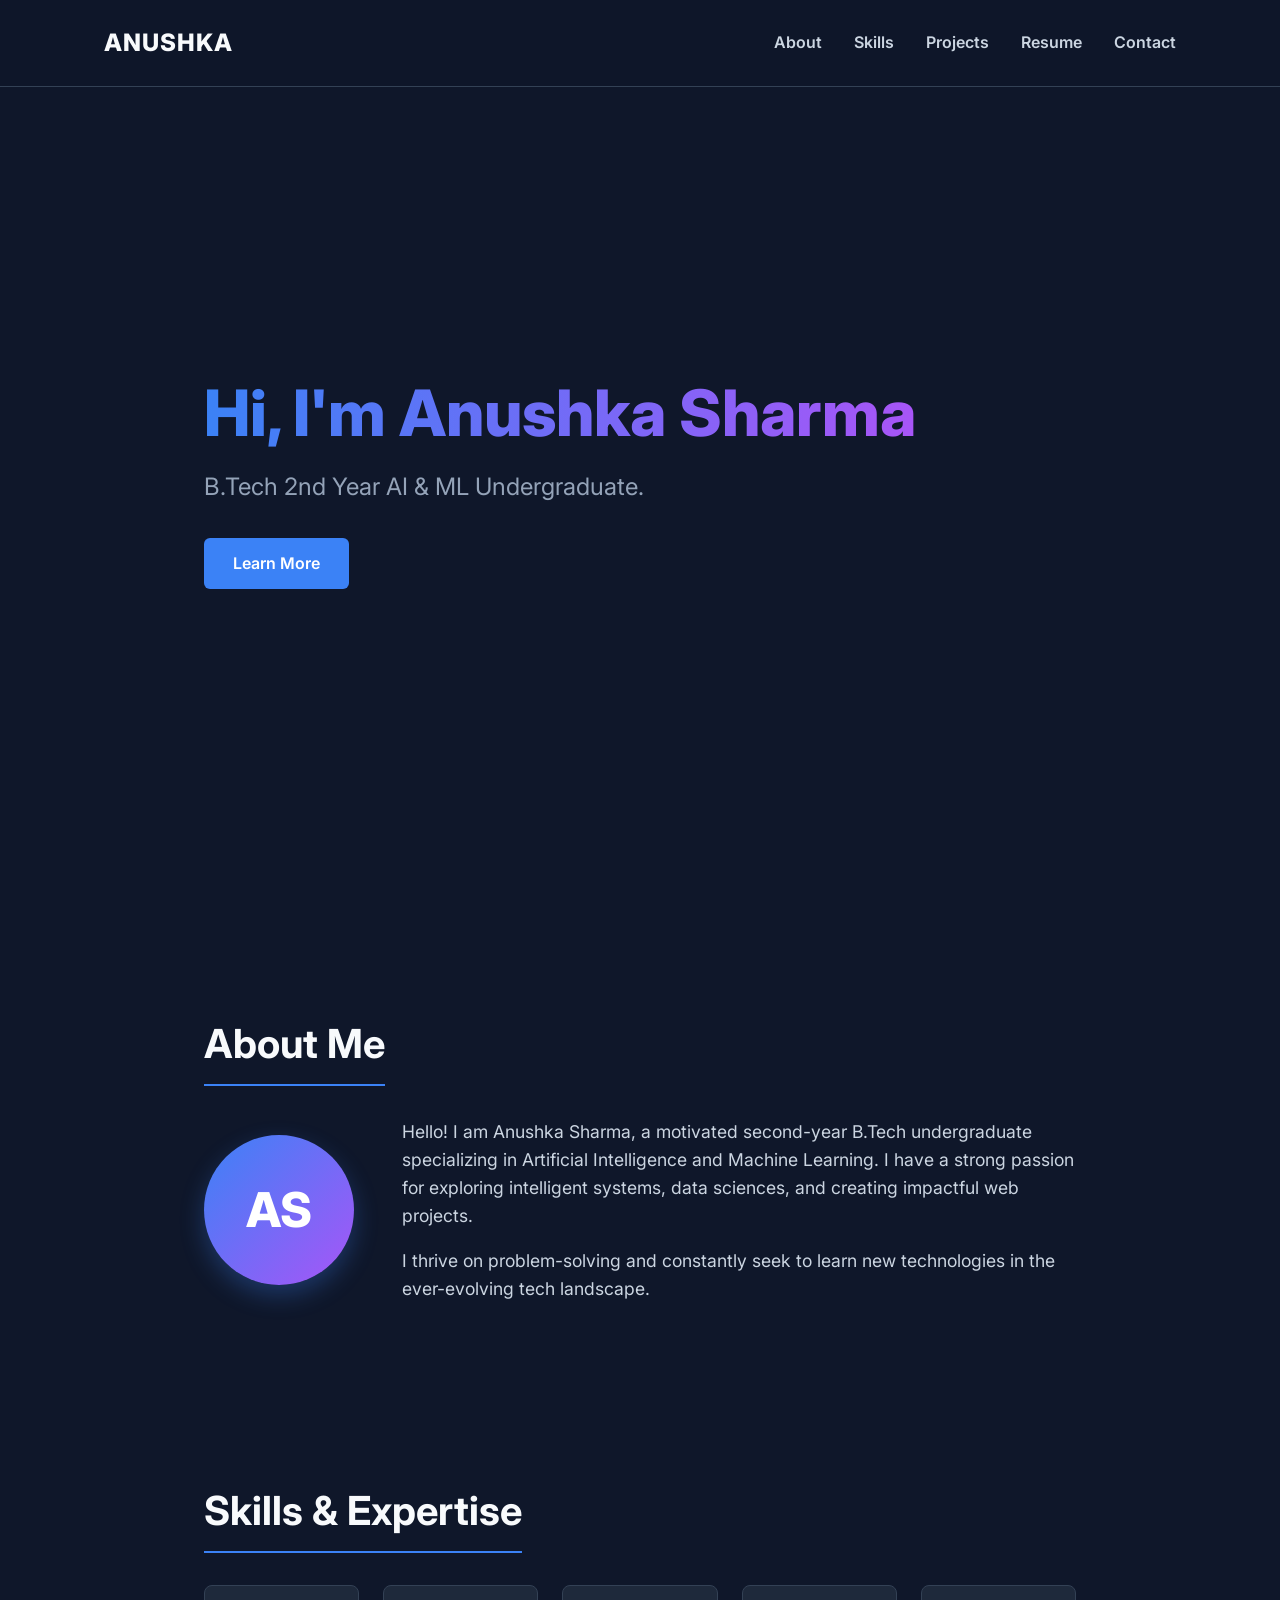
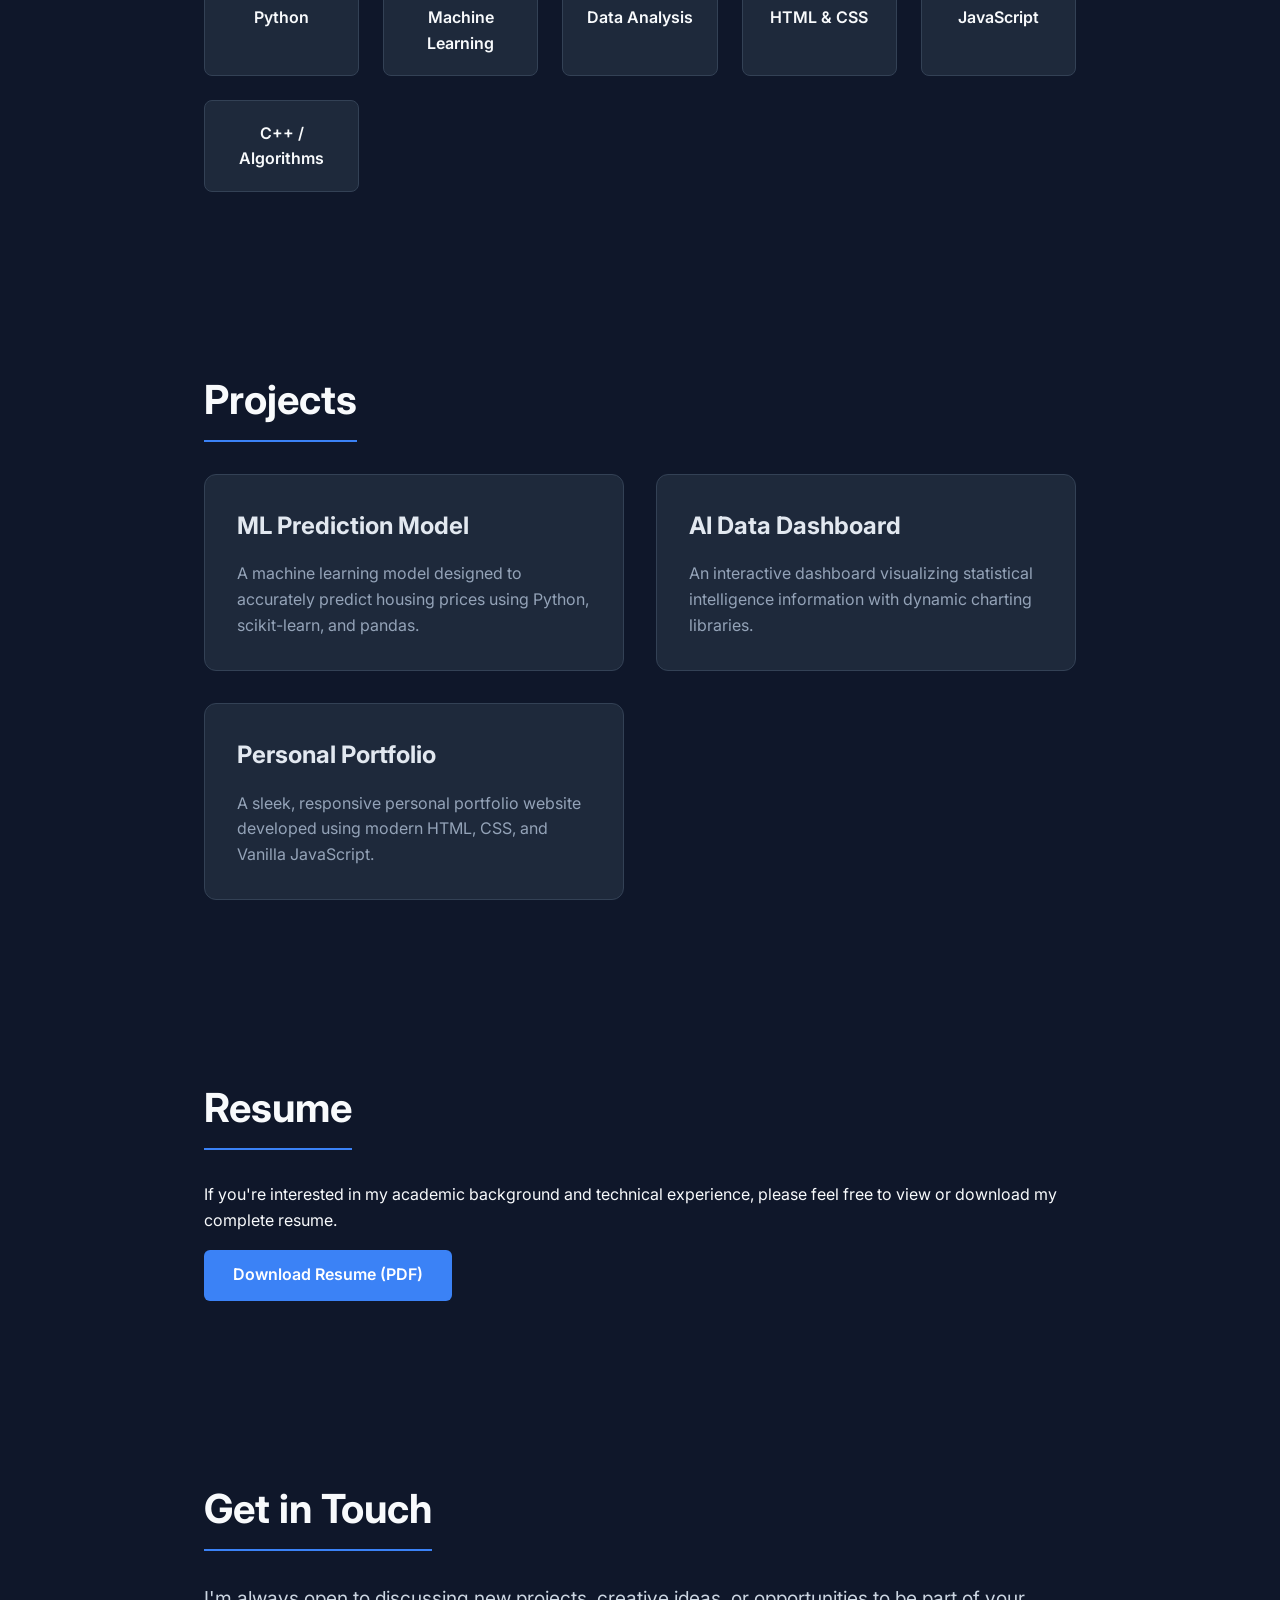
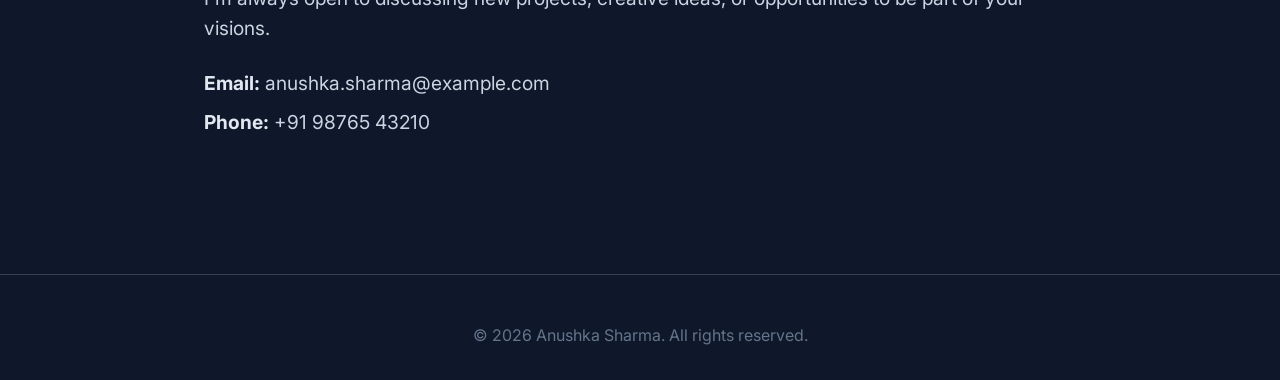
<file: project1/index.html>
<!DOCTYPE html>
<html lang="en">
<head>
    <meta charset="UTF-8">
    <meta name="viewport" content="width=device-width, initial-scale=1.0">
    <title>Anushka Sharma - Portfolio</title>
    <link rel="stylesheet" href="style.css">
    <link rel="preconnect" href="https://fonts.googleapis.com">
    <link rel="preconnect" href="https://fonts.gstatic.com" crossorigin>
    <link href="https://fonts.googleapis.com/css2?family=Inter:wght@300;400;600;800&display=swap" rel="stylesheet">
</head>
<body>
    <header>
        <nav>
            <div class="logo">Anushka</div>
            <ul class="nav-links">
                <li><a href="#about">About</a></li>
                <li><a href="#skills">Skills</a></li>
                <li><a href="#projects">Projects</a></li>
                <li><a href="#resume">Resume</a></li>
                <li><a href="#contact">Contact</a></li>
            </ul>
        </nav>
    </header>

    <main>
        <section id="hero">
            <h1>Hi, I'm Anushka Sharma</h1>
            <p>B.Tech 2nd Year AI & ML Undergraduate.</p>
            <a href="#about" class="btn" style="margin-top: 2rem;">Learn More</a>
        </section>

        <section id="about">
            <h2>About Me</h2>
            <div class="about-content">
                <div class="avatar-placeholder">AS</div>
                <div class="bio-text">
                    <p>Hello! I am Anushka Sharma, a motivated second-year B.Tech undergraduate specializing in Artificial Intelligence and Machine Learning. I have a strong passion for exploring intelligent systems, data sciences, and creating impactful web projects.</p>
                    <p style="margin-top: 1rem;">I thrive on problem-solving and constantly seek to learn new technologies in the ever-evolving tech landscape.</p>
                </div>
            </div>
        </section>

        <section id="skills">
            <h2>Skills & Expertise</h2>
            <div class="skills-grid">
                <div class="skill-card">Python</div>
                <div class="skill-card">Machine Learning</div>
                <div class="skill-card">Data Analysis</div>
                <div class="skill-card">HTML & CSS</div>
                <div class="skill-card">JavaScript</div>
                <div class="skill-card">C++ / Algorithms</div>
            </div>
        </section>

        <section id="projects">
            <h2>Projects</h2>
            <div class="projects-grid">
                <div class="project-card">
                    <h3>ML Prediction Model</h3>
                    <p>A machine learning model designed to accurately predict housing prices using Python, scikit-learn, and pandas.</p>
                </div>
                <div class="project-card">
                    <h3>AI Data Dashboard</h3>
                    <p>An interactive dashboard visualizing statistical intelligence information with dynamic charting libraries.</p>
                </div>
                <div class="project-card">
                    <h3>Personal Portfolio</h3>
                    <p>A sleek, responsive personal portfolio website developed using modern HTML, CSS, and Vanilla JavaScript.</p>
                </div>
            </div>
        </section>

        <section id="resume">
            <h2>Resume</h2>
            <p>If you're interested in my academic background and technical experience, please feel free to view or download my complete resume.</p>
            <a href="#" class="btn" onclick="alert('Resume PDF will be available soon!'); return false;">Download Resume (PDF)</a>
        </section>

        <section id="contact">
            <h2>Get in Touch</h2>
            <p>I'm always open to discussing new projects, creative ideas, or opportunities to be part of your visions.</p>
            <div style="margin-top: 1.5rem;">
                <p><strong>Email:</strong> anushka.sharma@example.com</p>
                <p><strong>Phone:</strong> +91 98765 43210</p>
            </div>
        </section>
    </main>

    <footer>
        <p>&copy; <span id="year"></span> Anushka Sharma. All rights reserved.</p>
    </footer>

    <script src="script.js"></script>
</body>
</html>
</file>
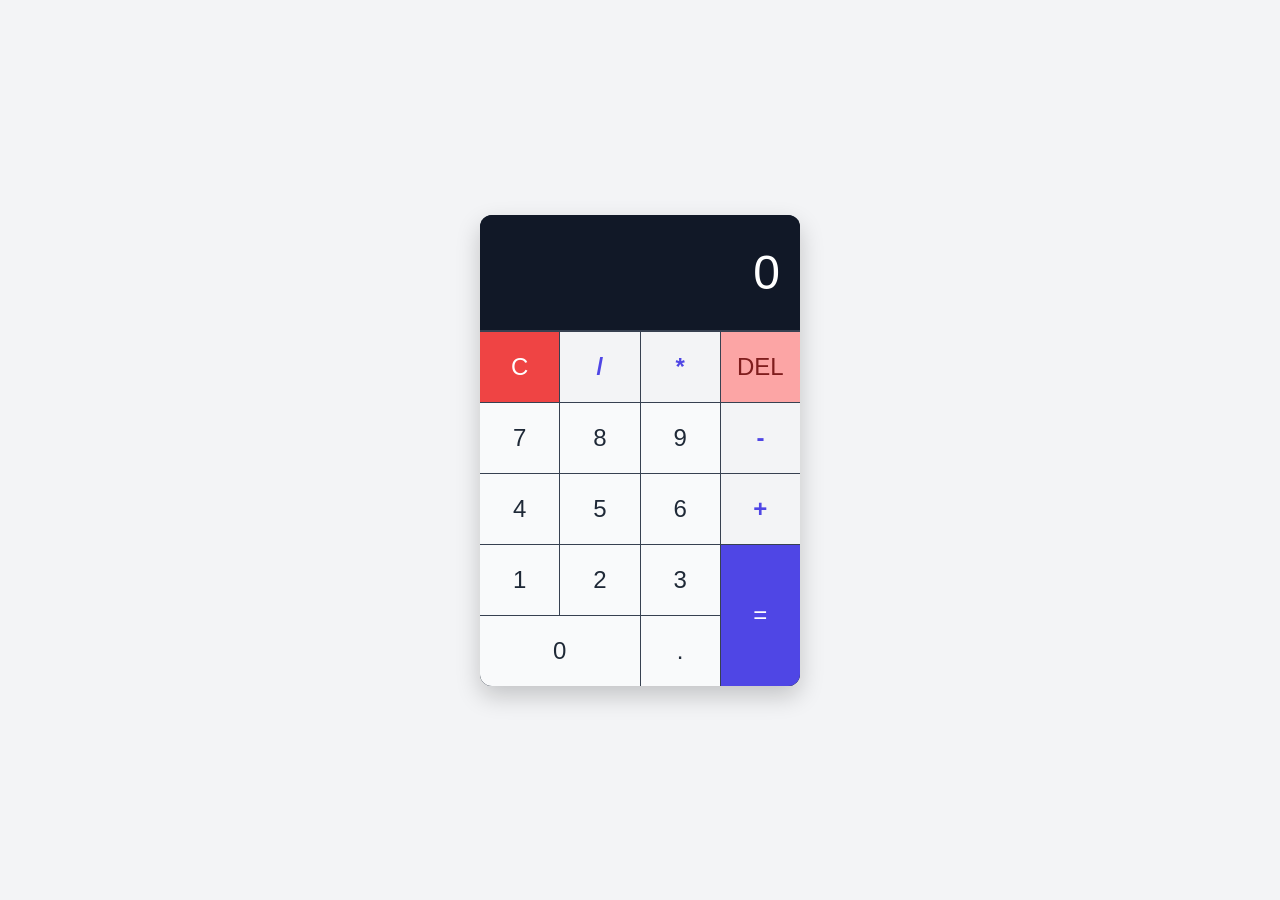
<file: project3/index.html>
<!DOCTYPE html>
<html lang="en">
<head>
    <meta charset="UTF-8">
    <meta name="viewport" content="width=device-width, initial-scale=1.0">
    <title>Basic Calculator</title>
    <link rel="stylesheet" href="style.css">
</head>
<body>
    <div class="calculator-container">
        <div class="calculator">
            <!-- Display screen -->
            <div class="display" id="display">0</div>
            
            <!-- Calculator buttons using CSS Grid -->
            <div class="buttons">
                <button class="btn clear" data-action="clear">C</button>
                <button class="btn operator" data-action="divide">/</button>
                <button class="btn operator" data-action="multiply">*</button>
                <button class="btn action" data-action="delete">DEL</button>

                <button class="btn number">7</button>
                <button class="btn number">8</button>
                <button class="btn number">9</button>
                <button class="btn operator" data-action="subtract">-</button>

                <button class="btn number">4</button>
                <button class="btn number">5</button>
                <button class="btn number">6</button>
                <button class="btn operator" data-action="add">+</button>

                <button class="btn number">1</button>
                <button class="btn number">2</button>
                <button class="btn number">3</button>
                <button class="btn equals" data-action="calculate">=</button>

                <button class="btn number zero">0</button>
                <button class="btn number">.</button>
            </div>
        </div>
    </div>

    <script src="script.js"></script>
</body>
</html>
</file>
<file: project1/style.css>
:root {
    --bg: #0f172a;
    --text: #f8fafc;
    --accent: #3b82f6;
    --card-bg: #1e293b;
    --border: #334155;
    --font: 'Inter', sans-serif;
}

* {
    margin: 0;
    padding: 0;
    box-sizing: border-box;
}

html {
    scroll-behavior: smooth;
}

body {
    background-color: var(--bg);
    color: var(--text);
    font-family: var(--font);
    line-height: 1.6;
}

/* Header */
header {
    position: fixed;
    top: 0;
    width: 100%;
    background: rgba(15, 23, 42, 0.85);
    backdrop-filter: blur(10px);
    border-bottom: 1px solid var(--border);
    z-index: 100;
}

nav {
    display: flex;
    justify-content: space-between;
    align-items: center;
    padding: 1.5rem 5%;
    max-width: 1200px;
    margin: auto;
}

.logo {
    font-size: 1.5rem;
    font-weight: 800;
    color: var(--text);
    text-transform: uppercase;
    letter-spacing: 1px;
}

.nav-links {
    list-style: none;
    display: flex;
    gap: 2rem;
}

.nav-links a {
    color: #cbd5e1;
    text-decoration: none;
    font-weight: 600;
    transition: color 0.3s;
}

.nav-links a:hover {
    color: var(--accent);
}

/* Sections */
section {
    padding: 7rem 5% 4rem;
    max-width: 1000px;
    margin: 0 auto;
}

section h2 {
    font-size: 2.5rem;
    margin-bottom: 2rem;
    color: var(--text);
    border-bottom: 2px solid var(--accent);
    display: inline-block;
    padding-bottom: 0.5rem;
}

/* Hero */
#hero {
    height: 100vh;
    display: flex;
    flex-direction: column;
    justify-content: center;
    align-items: flex-start;
    padding-top: 8rem;
}

#hero h1 {
    font-size: 4rem;
    font-weight: 800;
    line-height: 1.2;
    margin-bottom: 1rem;
    background: linear-gradient(90deg, #3b82f6, #a855f7);
    -webkit-background-clip: text;
    -webkit-text-fill-color: transparent;
}

#hero p {
    font-size: 1.5rem;
    color: #94a3b8;
    max-width: 600px;
}

/* About */
.about-content {
    display: flex;
    align-items: center;
    gap: 3rem;
}

.avatar-placeholder {
    width: 150px;
    height: 150px;
    background: linear-gradient(135deg, #3b82f6, #a855f7);
    border-radius: 50%;
    display: flex;
    align-items: center;
    justify-content: center;
    font-size: 3rem;
    font-weight: 800;
    color: white;
    flex-shrink: 0;
    box-shadow: 0 10px 25px rgba(59, 130, 246, 0.3);
}

.bio-text p {
    font-size: 1.1rem;
    color: #cbd5e1;
}

@media (max-width: 600px) {
    .about-content {
        flex-direction: column;
        text-align: center;
    }
}

/* Skills */
.skills-grid {
    display: grid;
    grid-template-columns: repeat(auto-fill, minmax(140px, 1fr));
    gap: 1.5rem;
}

.skill-card {
    background: var(--card-bg);
    padding: 1.2rem;
    text-align: center;
    border-radius: 8px;
    border: 1px solid var(--border);
    font-weight: 600;
    color: var(--text);
    transition: transform 0.3s, border-color 0.3s;
    cursor: default;
}

.skill-card:hover {
    transform: translateY(-5px);
    border-color: var(--accent);
}

/* Projects */
.projects-grid {
    display: grid;
    grid-template-columns: repeat(auto-fill, minmax(280px, 1fr));
    gap: 2rem;
}

.project-card {
    background: var(--card-bg);
    padding: 2rem;
    border-radius: 12px;
    border: 1px solid var(--border);
    transition: transform 0.3s, box-shadow 0.3s;
}

.project-card:hover {
    transform: translateY(-10px);
    box-shadow: 0 10px 20px rgba(0, 0, 0, 0.4);
}

.project-card h3 {
    font-size: 1.5rem;
    margin-bottom: 1rem;
    color: #e2e8f0;
}

.project-card p {
    color: #94a3b8;
}

/* Base Buttons */
.btn {
    display: inline-block;
    padding: 0.8rem 1.8rem;
    background: var(--accent);
    color: white;
    text-decoration: none;
    border-radius: 6px;
    font-weight: 600;
    margin-top: 1rem;
    transition: background 0.3s, transform 0.2s;
    cursor: pointer;
}

.btn:hover {
    background: #2563eb;
    transform: scale(1.05);
}

/* Contact */
#contact p {
    font-size: 1.2rem;
    margin-bottom: 0.5rem;
    color: #cbd5e1;
}

#contact strong {
    color: #e2e8f0;
}

/* Footer */
footer {
    text-align: center;
    padding: 3rem 2rem 2rem;
    border-top: 1px solid var(--border);
    margin-top: 4rem;
    color: #64748b;
}

@media (max-width: 768px) {
    #hero h1 {
        font-size: 3rem;
    }
    .nav-links {
        display: none; 
        /* Kept hidden here to keep it simple, ideally implemented a hamburger menu */
    }
}
</file>
<file: project3/style.css>
/* Reset basic styling */
* {
    box-sizing: border-box;
    margin: 0;
    padding: 0;
    font-family: 'Segoe UI', Tahoma, Geneva, Verdana, sans-serif;
}

body {
    background-color: #f3f4f6;
    display: flex;
    justify-content: center;
    align-items: center;
    height: 100vh;
}

.calculator-container {
    padding: 20px;
}

.calculator {
    background-color: #1f2937;
    width: 320px;
    border-radius: 12px;
    box-shadow: 0 10px 25px rgba(0, 0, 0, 0.2);
    overflow: hidden;
}

/* Display Screen styling */
.display {
    background-color: #111827;
    color: #ffffff;
    font-size: 3rem;
    text-align: right;
    padding: 30px 20px;
    word-wrap: break-word;
    word-break: break-all;
    min-height: 100px;
    border-bottom: 2px solid #374151;
}

/* Grid Layout for Buttons */
.buttons {
    display: grid;
    grid-template-columns: repeat(4, 1fr);
    grid-auto-rows: 70px;
    gap: 1px;
    background-color: #374151; /* acts as a border between buttons due to gap */
}

/* Button default styling */
.btn {
    border: none;
    font-size: 1.5rem;
    cursor: pointer;
    background-color: #f9fafb;
    color: #1f2937;
    transition: background-color 0.2s;
    outline: none;
}

.btn:hover {
    background-color: #e5e7eb;
}

.btn:active {
    background-color: #d1d5db;
}

/* Specific button styles */
.operator {
    background-color: #f3f4f6;
    color: #4f46e5;
    font-weight: bold;
}

.operator:hover {
    background-color: #e0e7ff;
}

.action {
    background-color: #fca5a5;
    color: #7f1d1d;
}

.action:hover {
    background-color: #f87171;
}

.clear {
    background-color: #ef4444;
    color: white;
}

.clear:hover {
    background-color: #dc2626;
}

.equals {
    background-color: #4f46e5;
    color: white;
    grid-row: span 2; /* Make the equals button take up 2 rows */
}

.equals:hover {
    background-color: #4338ca;
}

.zero {
    grid-column: span 2; /* Make the zero button take up 2 columns */
}
</file>
